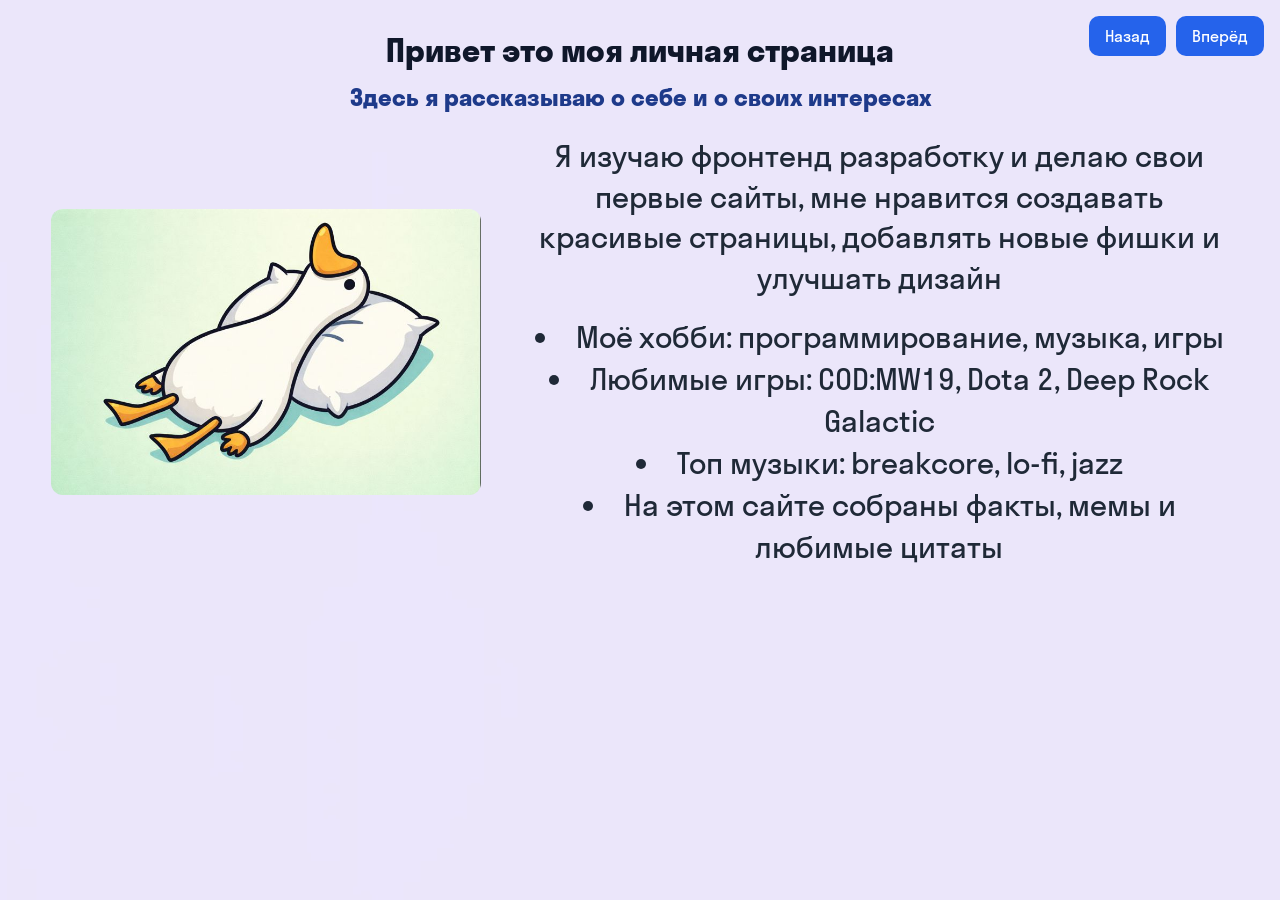
<file: index.html>
<!DOCTYPE html>
<html lang="en">
<head>
    <meta charset="UTF-8">
    <meta name="viewport" content="width=device-width, initial-scale=1.0">
    <title>My_personal_page</title>
    <link rel="stylesheet" href="style.css">
    <style>
        @import url('fonts/main_font.css');

        * {
            /* Сбрасывание стандартных стилей и добавление шрифтов */
            margin: 0;
            font-family: 'StratosSkyeng', sans-serif;
        }

        .content {
            /* Эти два свойства нужны чтобы фон подстраивался на весь экран */
            background-size: cover;
            min-height: 100vh;
            /* Пиши свой код ниже */
            
        }


        /* Класс для расположения элементов в 1 ряд */
        .in-one-line {
            display: flex;
            /* Отступ между элементами */
            gap: 32px;
        }
        
        /* Класс для центрирования страницы */
        .center {
            padding-left: calc(50% - 500px);  
            padding-right: calc(50% - 500px);
        }
    </style>
</head>
<body>
    <div class="content" style="text-align: center;">
            <div class="pager-top">
                <a class="nav-link" href="quotes.html">Назад</a>
                <a class="nav-link" href="facts.html">Вперёд</a>
            </div>
            <h1 style="margin-bottom: 12px;">Привет это моя личная страница</h1>
            <h2 style="margin-bottom: 16px;">Здесь я рассказываю о себе и о своих интересах</h2>

            <div style="display: flex; align-items: center; justify-content: center; gap: 48px; margin-top: 24px; flex-wrap: wrap;">
                <img
                    src="images/goose.jpeg"
                    style="max-width: 430px; width: 100%; border-radius: 12px;"
                >

                <div style="max-width: 700px; text-align: center;">
                    <p style="margin-bottom: 18px; font-size: 30px; line-height: 1.35;">
                        Я изучаю фронтенд разработку и делаю свои первые сайты, мне нравится создавать красивые страницы,
                        добавлять новые фишки и улучшать дизайн
                    </p>

                    <ul style="list-style-position: inside; font-size: 30px; line-height: 1.4;">
                        <li>Моё хобби: программирование, музыка, игры</li>
                        <li>Любимые игры: COD:MW19, Dota 2, Deep Rock Galactic</li>
                        <li>Топ музыки: breakcore, lo-fi, jazz</li>
                        <li>На этом сайте собраны факты, мемы и любимые цитаты</li>
                    </ul>
                </div>
            </div>

        
    </div>
    <div class="in-one-line"></div> <!-- Используй этот блок чтобы расположить элементы в 1 ряд внутри этого блока -->
</body>
</html>
</file>
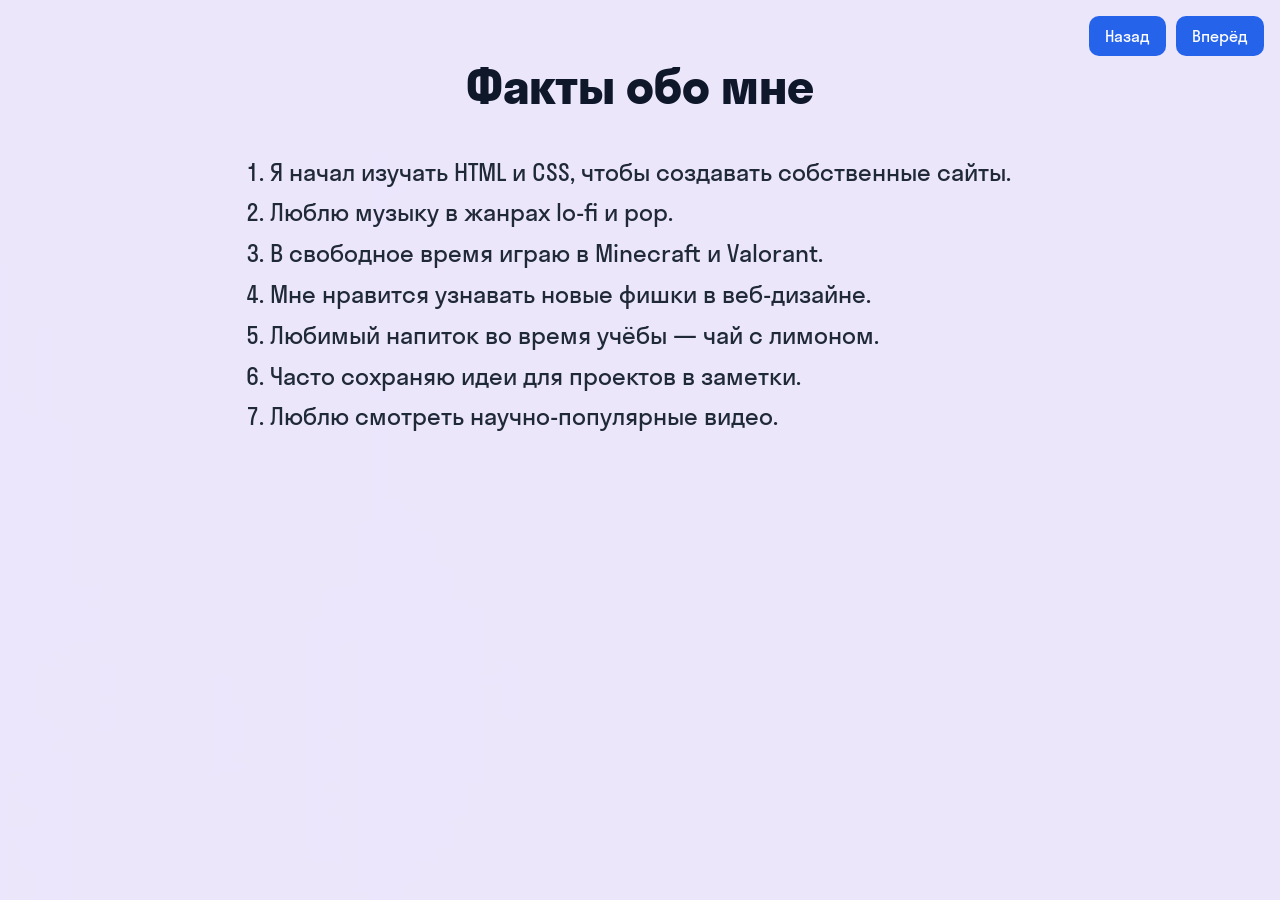
<file: facts.html>
<!DOCTYPE html>
<html lang="ru">
<head>
    <meta charset="UTF-8">
    <meta name="viewport" content="width=device-width, initial-scale=1.0">
    <title>Факты обо мне</title>
    <link rel="stylesheet" href="style.css">
</head>
<body class="pages-centered">
    <div class="content center">
        <div class="pager-top">
            <a class="nav-link" href="index.html">Назад</a>
            <a class="nav-link" href="memes.html">Вперёд</a>
        </div>
        <main class="card">
            <h1>Факты обо мне</h1>
            <ol class="list ordered">
                <li>Я начал изучать HTML и CSS, чтобы создавать собственные сайты.</li>
                <li>Люблю музыку в жанрах lo-fi и pop.</li>
                <li>В свободное время играю в Minecraft и Valorant.</li>
                <li>Мне нравится узнавать новые фишки в веб-дизайне.</li>
                <li>Любимый напиток во время учёбы — чай с лимоном.</li>
                <li>Часто сохраняю идеи для проектов в заметки.</li>
                <li>Люблю смотреть научно-популярные видео.</li>
            </ol>
        </main>
    </div>
</body>
</html>
</file>
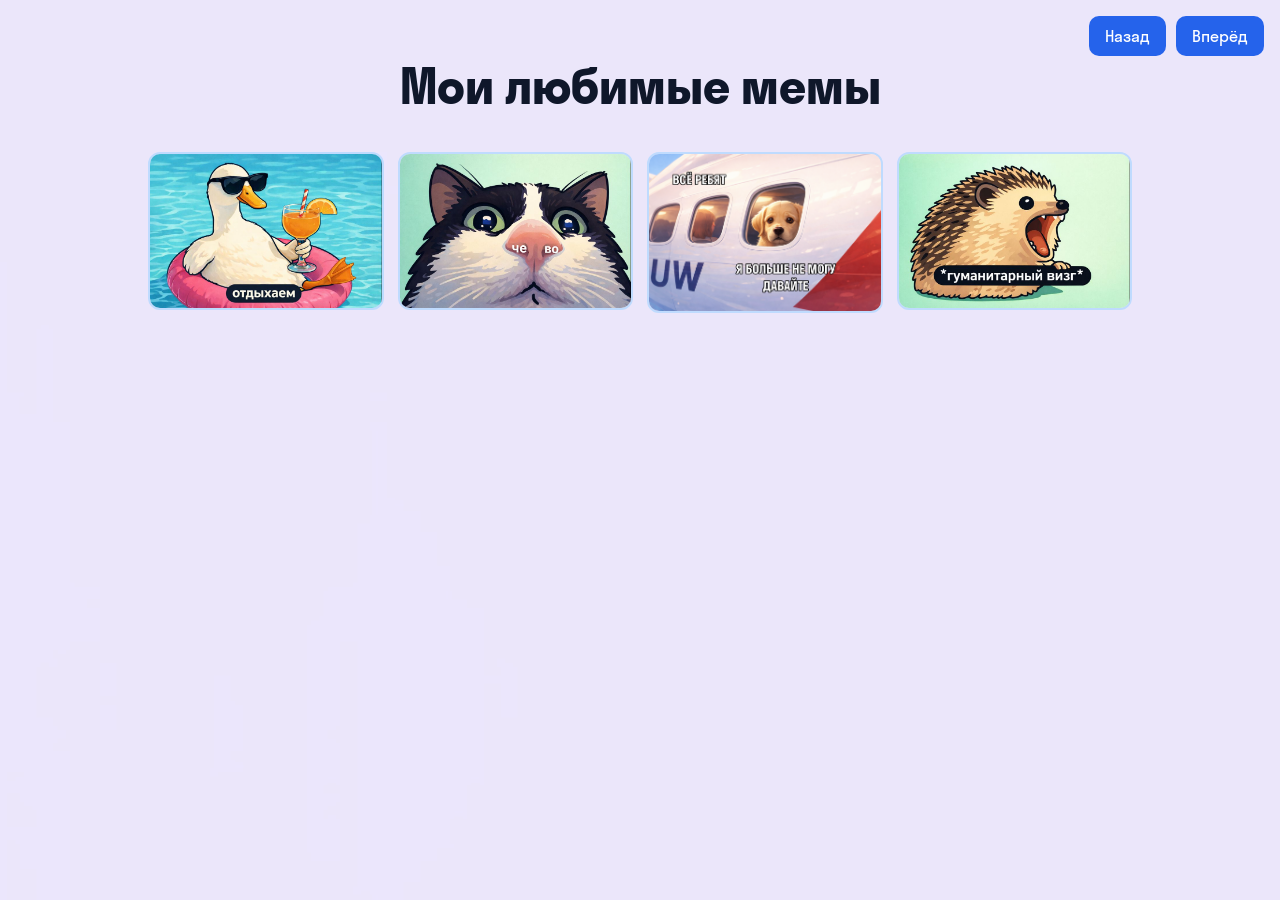
<file: memes.html>
<!DOCTYPE html>
<html lang="ru">
<head>
    <meta charset="UTF-8">
    <meta name="viewport" content="width=device-width, initial-scale=1.0">
    <title>Любимые мемы</title>
    <link rel="stylesheet" href="style.css">
</head>
<body class="pages-centered">
    <div class="content center">
        <div class="pager-top">
            <a class="nav-link" href="facts.html">Назад</a>
            <a class="nav-link" href="quotes.html">Вперёд</a>
        </div>
        <main class="card">
            <h1>Мои любимые мемы</h1>
            <div class="meme-grid">
                <img src="images/meme1.jpeg" alt="meme1">
                <img src="images/meme2.jpeg" alt="meme2">
                <img src="images/meme3.png" alt="meme3">
                <img src="images/meme4.jpeg" alt="meme4">
        </main>
    </div>
</body>
</html>
</file>
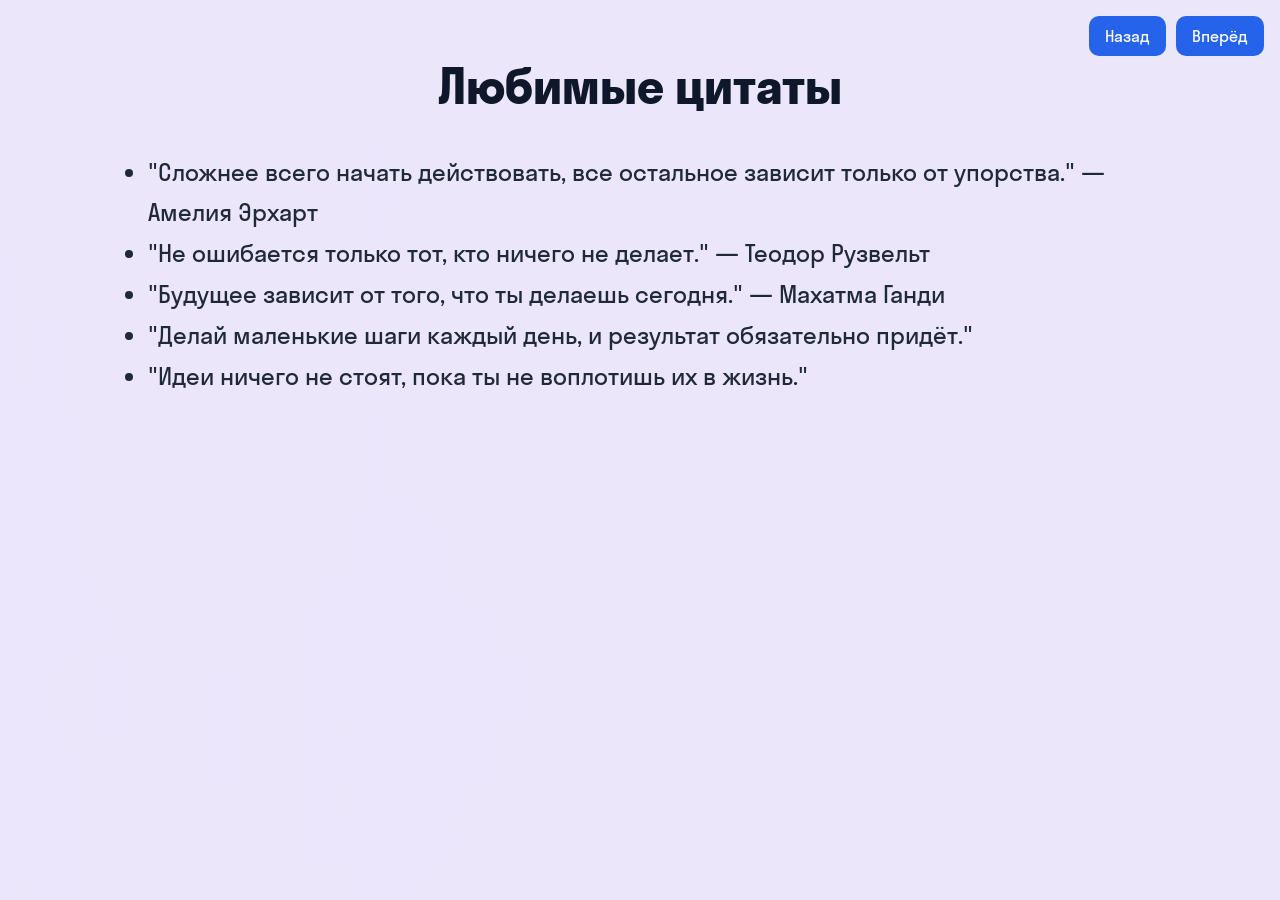
<file: quotes.html>
<!DOCTYPE html>
<html lang="ru">
<head>
    <meta charset="UTF-8">
    <meta name="viewport" content="width=device-width, initial-scale=1.0">
    <title>Любимые цитаты</title>
    <link rel="stylesheet" href="style.css">
</head>
<body class="pages-centered">
    <div class="content center">
        <div class="pager-top">
            <a class="nav-link" href="memes.html">Назад</a>
            <a class="nav-link" href="index.html">Вперёд</a>
        </div>
        <main class="card">
            <h1>Любимые цитаты</h1>
            <ul class="list">
                <li>"Сложнее всего начать действовать, все остальное зависит только от упорства." — Амелия Эрхарт</li>
                <li>"Не ошибается только тот, кто ничего не делает." — Теодор Рузвельт</li>
                <li>"Будущее зависит от того, что ты делаешь сегодня." — Махатма Ганди</li>
                <li>"Делай маленькие шаги каждый день, и результат обязательно придёт."</li>
                <li>"Идеи ничего не стоят, пока ты не воплотишь их в жизнь."</li>
            </ul>
        </main>
    </div>
</body>
</html>
</file>
<file: style.css>
@import url("fonts/main_font.css");
@import url("https://fonts.googleapis.com/css2?family=Inter:wght@400;600;700&display=swap");

* {
    margin: 0;
    padding: 0;
    box-sizing: border-box;
}

body {
    font-family: "StratosSkyeng", sans-serif;
    background-image: url("images/background.jpg");
    background-size: cover;
    background-position: center;
    background-repeat: no-repeat;
    background-attachment: fixed;
    color: #1f2937;
}

.content {
    min-height: 100vh;
    padding-top: 30px;
    padding-bottom: 40px;
}

.center {
    padding-left: calc(50% - 500px);
    padding-right: calc(50% - 500px);
}

.in-one-line {
    display: flex;
    gap: 12px;
    flex-wrap: wrap;
}

.nav {
    margin-bottom: 20px;
}

.nav-link {
    font-family: inherit;
    text-decoration: none;
    background-color: #2563eb;
    color: #ffffff;
    padding: 10px 16px;
    border-radius: 10px;
    transition: background-color 0.2s ease-in-out;
}

.nav-link:hover {
    background-color: #1d4ed8;
}

.nav-link.active {
    background-color: #0f172a;
}

.card {
    background-color: #ffffff;
    border-radius: 16px;
    padding: 28px;
    box-shadow: 0 10px 30px rgba(15, 23, 42, 0.1);
}

h1 {
    margin-bottom: 12px;
    color: #0f172a;
}

h2,
h3 {
    margin-bottom: 14px;
    font-weight: 600;
    color: #1e3a8a;
}

.about-text {
    margin-top: 14px;
    margin-bottom: 18px;
    line-height: 1.6;
}

.favorite-image {
    width: 100%;
    max-width: 640px;
    height: auto;
    border-radius: 12px;
    display: block;
    margin-top: 14px;
}

.list {
    margin-left: 24px;
    line-height: 1.7;
}

.ordered {
    list-style-position: outside;
}

.meme-grid {
    margin-top: 16px;
    display: grid;
    grid-template-columns: repeat(auto-fit, minmax(220px, 1fr));
    gap: 14px;
}

.meme-grid img {
    width: 100%;
    border-radius: 12px;
    border: 2px solid #bfdbfe;
}

.pager {
    margin-top: 18px;
}

/* Pager in the top-right corner on all pages */
.pager-top {
    position: fixed;
    top: 16px;
    right: 16px;
    display: flex;
    gap: 10px;
    z-index: 1000;
}

/* Centered text style for facts/memes/quotes pages */
.pages-centered .card {
    background-color: transparent;
    box-shadow: none;
    padding: 16px 8px;
}

.pages-centered h1 {
    text-align: center;
    font-size: 48px;
    font-weight: 700;
    margin-bottom: 24px;
}

.pages-centered main {
    text-align: center;
    font-size: 24px;
    line-height: 1.7;
}

.pages-centered .list {
    display: inline-block;
    text-align: left;
    font-size: 24px;
    margin-left: 0;
}
</file>
